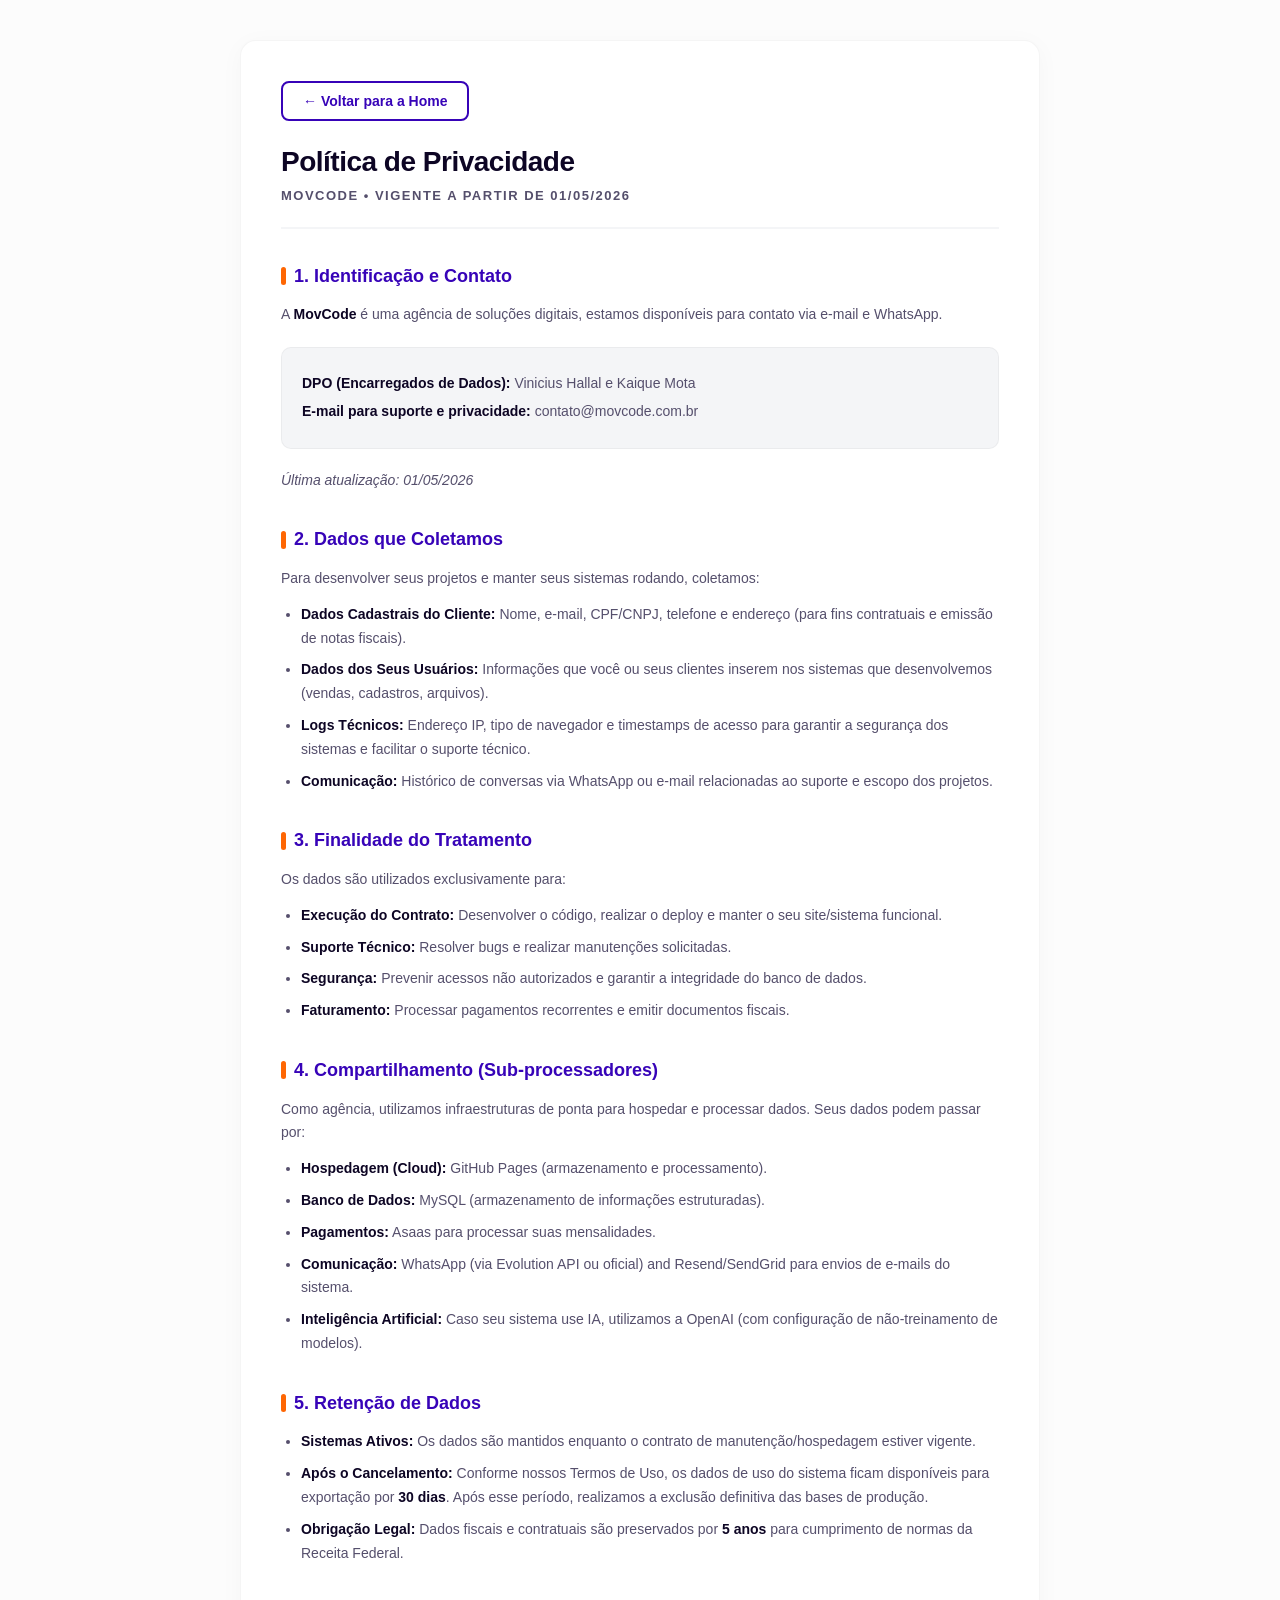
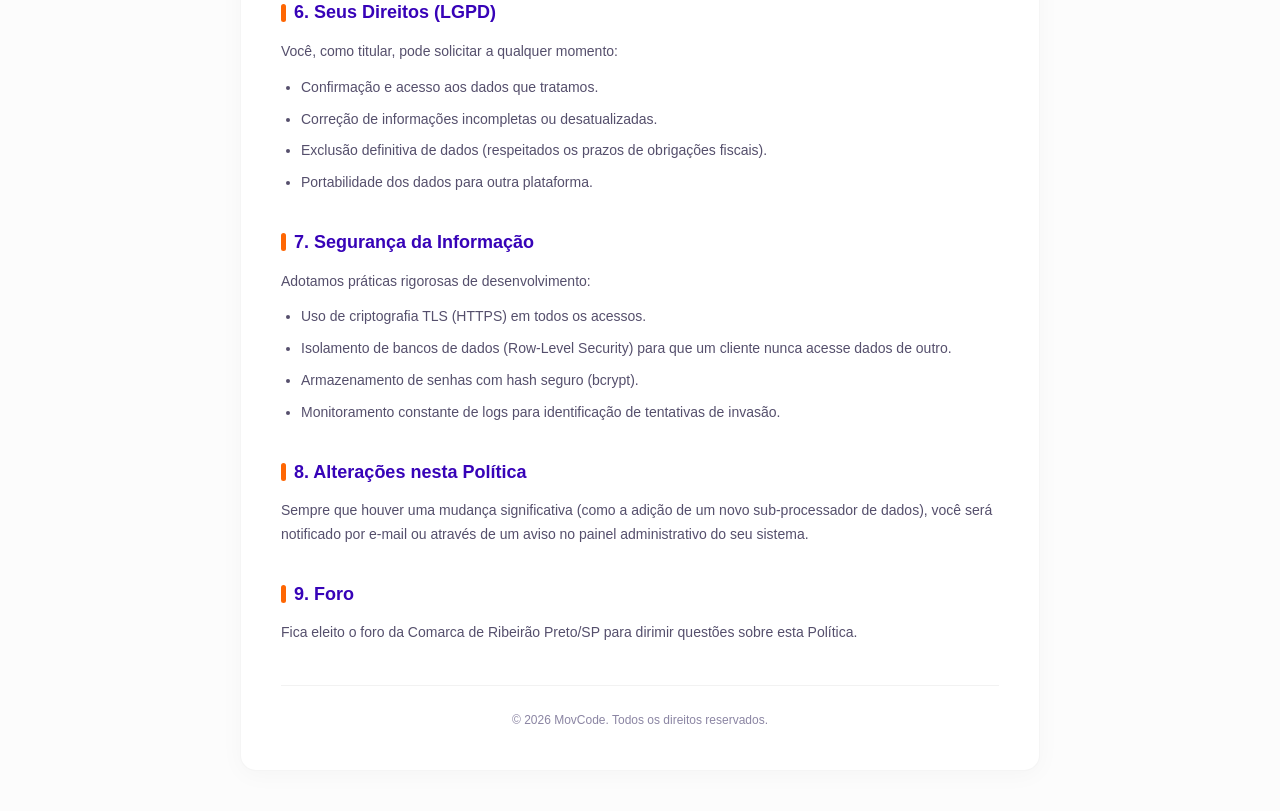
<file: politica.html>
<!DOCTYPE html>
<html lang="pt-br">
<head>
    <meta charset="UTF-8">
    <meta name="viewport" content="width=device-width, initial-scale=1.0">
    <title>Política de Privacidade - MovCode</title>
    <style>
        :root {
            --primaria: #3703B8;
            --destaque: #FE6603;
            --branco: #FFFFFF;
            --escuro: #0D0524;
            --cinza-claro: #F4F5F7;
            --texto-secundario: #554f6c;
        }

        * { 
            margin: 0; 
            padding: 0; 
            box-sizing: border-box; 
            font-family: 'Poppins', sans-serif; 
        }

        body { 
            color: var(--escuro); 
            background-color: #fcfcfc; 
            line-height: 1.7; 
            padding: 40px 16px;
            min-height: 100vh;
            display: flex;
            flex-direction: column;
            align-items: center;
        }

        .container-privacidade {
            width: 100%;
            max-width: 800px;
            background: var(--branco);
            padding: 40px;
            border-radius: 16px;
            box-shadow: 0 4px 24px rgba(0,0,0,0.03);
            border: 1px solid rgba(0,0,0,0.04);
        }

        .btn-voltar-home {
            display: inline-flex;
            align-items: center;
            gap: 8px;
            background-color: transparent;
            border: 2px solid var(--primaria);
            color: var(--primaria);
            padding: 10px 20px;
            border-radius: 8px;
            font-size: 14px;
            font-weight: 600;
            cursor: pointer;
            transition: all 0.3s ease;
            text-decoration: none;
            margin-bottom: 24px;
        }

        .btn-voltar-home:hover {
            background-color: var(--primaria);
            color: var(--branco);
        }

        header {
            border-bottom: 2px solid var(--cinza-claro);
            padding-bottom: 20px;
            margin-bottom: 32px;
        }

        h1 {
            color: var(--escuro);
            font-size: 28px;
            margin-bottom: 6px;
            line-height: 1.2;
            letter-spacing: -0.5px;
        }

        .version {
            color: var(--texto-secundario);
            font-size: 13px;
            text-transform: uppercase;
            letter-spacing: 1.5px;
            font-weight: 600;
        }

        section {
            margin-bottom: 32px;
        }

        h2 {
            color: var(--primaria);
            font-size: 18px;
            margin-bottom: 12px;
            display: flex;
            align-items: center;
            gap: 8px;
        }

        h2::before {
            content: '';
            display: inline-block;
            width: 5px;
            height: 18px;
            background-color: var(--destaque);
            border-radius: 4px;
        }

        p, li {
            font-size: 14px;
            margin-bottom: 12px;
            color: var(--texto-secundario);
        }

        ul {
            padding-left: 20px;
            margin-bottom: 16px;
        }

        li {
            margin-bottom: 8px;
        }

        strong {
            color: var(--escuro);
            font-weight: 600;
        }

        .contact-box {
            background-color: var(--cinza-claro);
            border: 1px solid rgba(0,0,0,0.04);
            padding: 20px;
            border-radius: 10px;
            margin: 20px 0;
        }

        .contact-box p {
            margin: 4px 0;
            font-size: 14px;
        }

        .footer {
            margin-top: 40px;
            font-size: 12px;
            color: #8b85a3;
            text-align: center;
            border-top: 1px solid rgba(0,0,0,0.05);
            padding-top: 24px;
            font-weight: 500;
        }

        @media (max-width: 600px) {
            body { padding: 16px 8px; }
            .container-privacidade { padding: 24px 16px; }
            h1 { font-size: 22px; }
            h2 { font-size: 16px; }
            p, li { font-size: 13px; }
        }
    </style>
</head>
<body>

    <div class="container-privacidade">
        
        <button id="btn-voltar-home" class="btn-voltar-home" onclick="window.location.href='index.html'">
            &larr; Voltar para a Home
        </button>

        <header>
            <h1>Política de Privacidade</h1>
            <div class="version">MovCode &bull; Vigente a partir de 01/05/2026</div>
        </header>

        <section>
            <h2>1. Identificação e Contato</h2>
            <p>A <strong>MovCode</strong> é uma agência de soluções digitais, estamos disponíveis para contato via e-mail e WhatsApp.</p>
            <div class="contact-box">
                <p><strong>DPO (Encarregados de Dados):</strong> Vinicius Hallal e Kaique Mota</p>
                <p><strong>E-mail para suporte e privacidade:</strong> contato@movcode.com.br</p>
            </div>
            <p><em>Última atualização: 01/05/2026</em></p>
        </section>

        <section>
            <h2>2. Dados que Coletamos</h2>
            <p>Para desenvolver seus projetos e manter seus sistemas rodando, coletamos:</p>
            <ul>
                <li><strong>Dados Cadastrais do Cliente:</strong> Nome, e-mail, CPF/CNPJ, telefone e endereço (para fins contratuais e emissão de notas fiscais).</li>
                <li><strong>Dados dos Seus Usuários:</strong> Informações que você ou seus clientes inserem nos sistemas que desenvolvemos (vendas, cadastros, arquivos).</li>
                <li><strong>Logs Técnicos:</strong> Endereço IP, tipo de navegador e timestamps de acesso para garantir a segurança dos sistemas e facilitar o suporte técnico.</li>
                <li><strong>Comunicação:</strong> Histórico de conversas via WhatsApp ou e-mail relacionadas ao suporte e escopo dos projetos.</li>
            </ul>
        </section>

        <section>
            <h2>3. Finalidade do Tratamento</h2>
            <p>Os dados são utilizados exclusivamente para:</p>
            <ul>
                <li><strong>Execução do Contrato:</strong> Desenvolver o código, realizar o deploy e manter o seu site/sistema funcional.</li>
                <li><strong>Suporte Técnico:</strong> Resolver bugs e realizar manutenções solicitadas.</li>
                <li><strong>Segurança:</strong> Prevenir acessos não autorizados e garantir a integridade do banco de dados.</li>
                <li><strong>Faturamento:</strong> Processar pagamentos recorrentes e emitir documentos fiscais.</li>
            </ul>
        </section>

        <section>
            <h2>4. Compartilhamento (Sub-processadores)</h2>
            <p>Como agência, utilizamos infraestruturas de ponta para hospedar e processar dados. Seus dados podem passar por:</p>
            <ul>
                <li><strong>Hospedagem (Cloud):</strong> GitHub Pages (armazenamento e processamento).</li>
                <li><strong>Banco de Dados:</strong> MySQL (armazenamento de informações estruturadas).</li>
                <li><strong>Pagamentos:</strong> Asaas para processar suas mensalidades.</li>
                <li><strong>Comunicação:</strong> WhatsApp (via Evolution API ou oficial) and Resend/SendGrid para envios de e-mails do sistema.</li>
                <li><strong>Inteligência Artificial:</strong> Caso seu sistema use IA, utilizamos a OpenAI (com configuração de não-treinamento de modelos).</li>
            </ul>
        </section>

        <section>
            <h2>5. Retenção de Dados</h2>
            <ul>
                <li><strong>Sistemas Ativos:</strong> Os dados são mantidos enquanto o contrato de manutenção/hospedagem estiver vigente.</li>
                <li><strong>Após o Cancelamento:</strong> Conforme nossos Termos de Uso, os dados de uso do sistema ficam disponíveis para exportação por <strong>30 dias</strong>. Após esse período, realizamos a exclusão definitiva das bases de produção.</li>
                <li><strong>Obrigação Legal:</strong> Dados fiscais e contratuais são preservados por <strong>5 anos</strong> para cumprimento de normas da Receita Federal.</li>
            </ul>
        </section>

        <section>
            <h2>6. Seus Direitos (LGPD)</h2>
            <p>Você, como titular, pode solicitar a qualquer momento:</p>
            <ul>
                <li>Confirmação e acesso aos dados que tratamos.</li>
                <li>Correção de informações incompletas ou desatualizadas.</li>
                <li>Exclusão definitiva de dados (respeitados os prazos de obrigações fiscais).</li>
                <li>Portabilidade dos dados para outra plataforma.</li>
            </ul>
        </section>

        <section>
            <h2>7. Segurança da Informação</h2>
            <p>Adotamos práticas rigorosas de desenvolvimento:</p>
            <ul>
                <li>Uso de criptografia TLS (HTTPS) em todos os acessos.</li>
                <li>Isolamento de bancos de dados (Row-Level Security) para que um cliente nunca acesse dados de outro.</li>
                <li>Armazenamento de senhas com hash seguro (bcrypt).</li>
                <li>Monitoramento constante de logs para identificação de tentativas de invasão.</li>
            </ul>
        </section>

        <section>
            <h2>8. Alterações nesta Política</h2>
            <p>Sempre que houver uma mudança significativa (como a adição de um novo sub-processador de dados), você será notificado por e-mail ou através de um aviso no painel administrativo do seu sistema.</p>
        </section>

        <section>
            <h2>9. Foro</h2>
            <p>Fica eleito o foro da Comarca de Ribeirão Preto/SP para dirimir questões sobre esta Política.</p>
        </section>

        <div class="footer">
            &copy; <span id="year">2026</span> MovCode. Todos os direitos reservados.
        </div>
        
    </div>

    <script>
        document.addEventListener('DOMContentLoaded', () => {
            const yearSpan = document.getElementById('year');
            if (yearSpan) {
                yearSpan.textContent = new Date().getFullYear();
            }
        });
    </script>
</body>
</html>
</file>
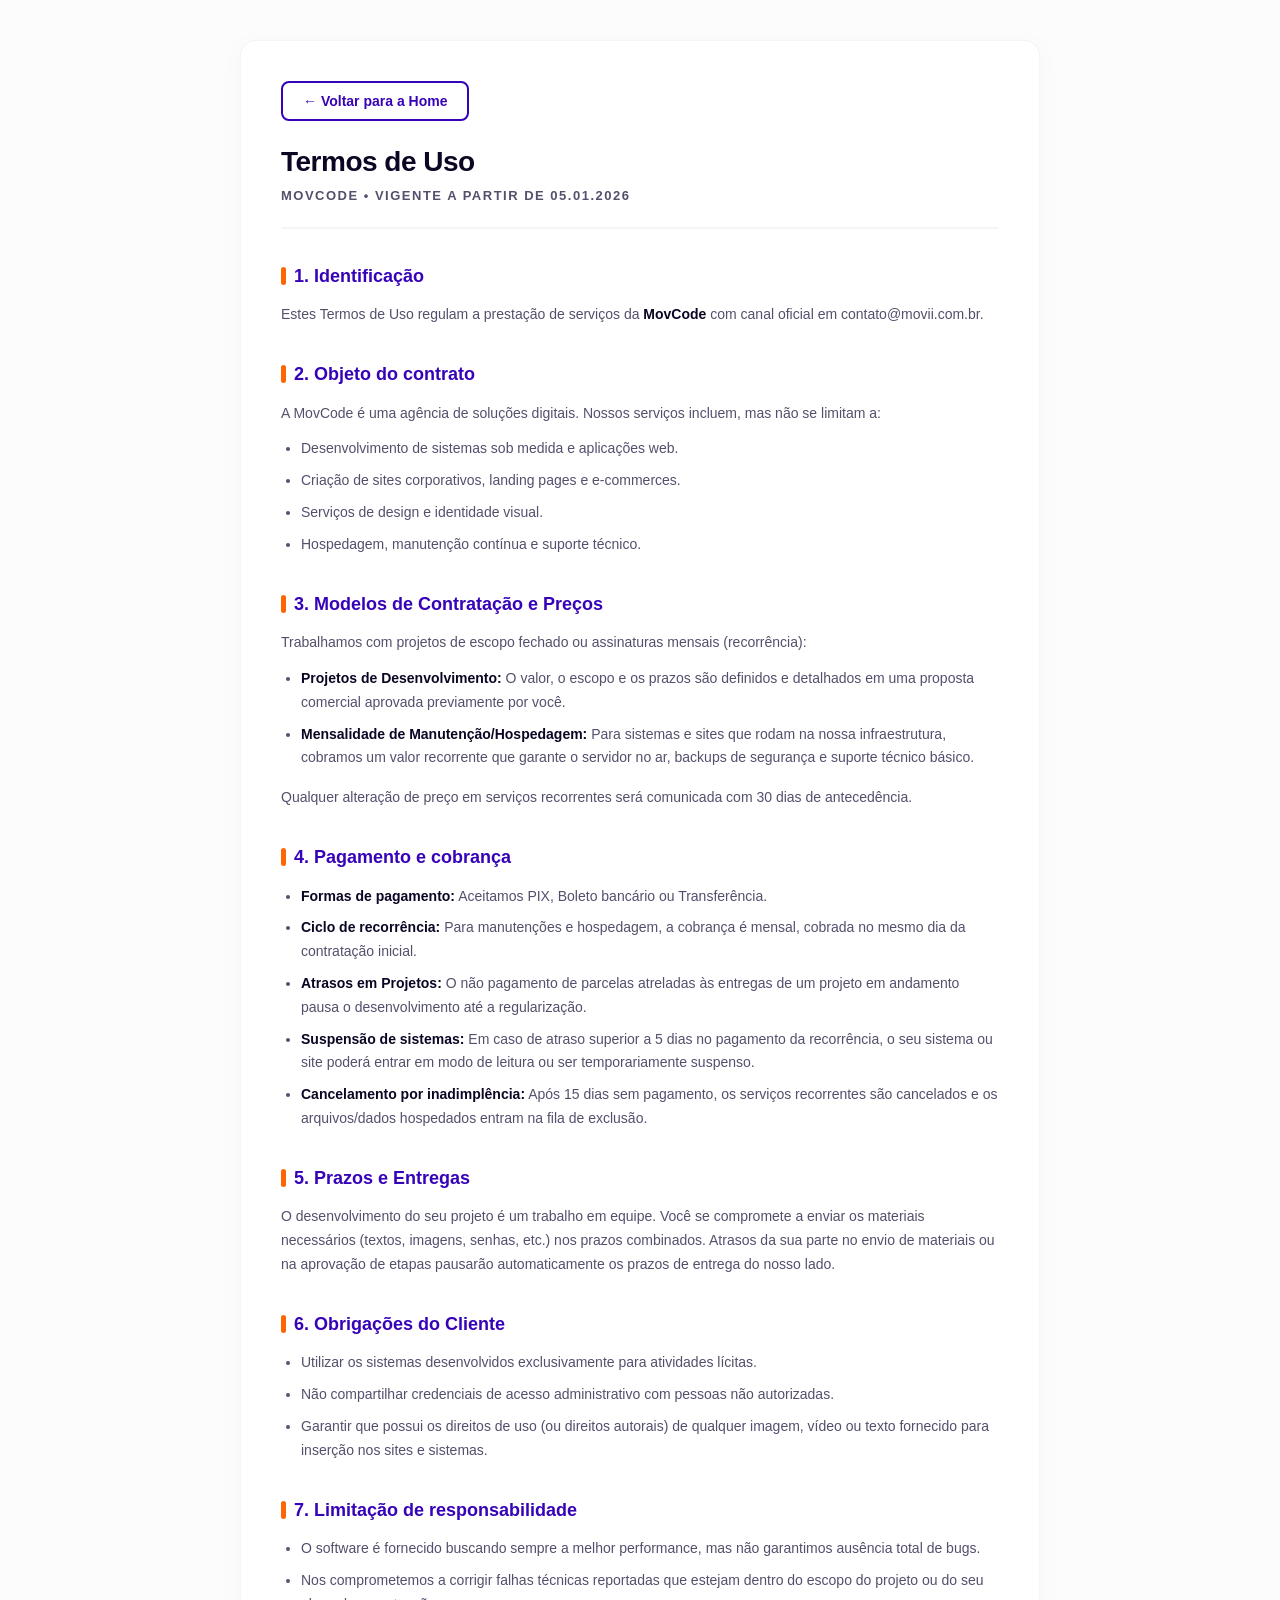
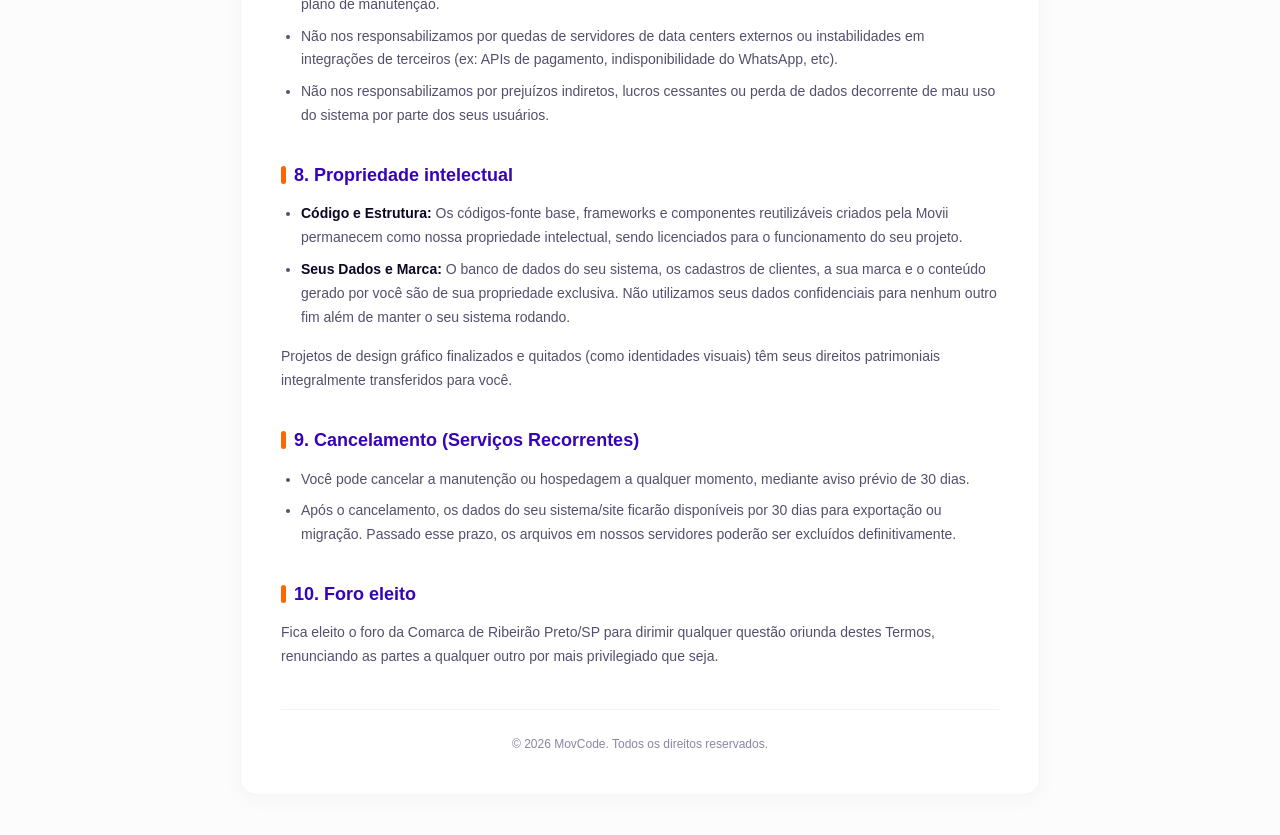
<file: termo.html>
<!DOCTYPE html>
<html lang="pt-br">
<head>
    <meta charset="UTF-8">
    <meta name="viewport" content="width=device-width, initial-scale=1.0">
    <title>Termos de Uso - MovCode</title>
    <style>
        :root {
            --primaria: #3703B8;
            --destaque: #FE6603;
            --branco: #FFFFFF;
            --escuro: #0D0524;
            --cinza-claro: #F4F5F7;
            --texto-secundario: #554f6c;
        }

        * { 
            margin: 0; 
            padding: 0; 
            box-sizing: border-box; 
            font-family: 'Poppins', sans-serif; 
        }

        body { 
            color: var(--escuro); 
            background-color: #fcfcfc; 
            line-height: 1.7; 
            padding: 40px 16px;
            min-height: 100vh;
            display: flex;
            flex-direction: column;
            align-items: center;
        }

        .container-termo {
            width: 100%;
            max-width: 800px;
            background: var(--branco);
            padding: 40px;
            border-radius: 16px;
            box-shadow: 0 4px 24px rgba(0,0,0,0.03);
            border: 1px solid rgba(0,0,0,0.04);
        }

        .btn-voltar-home {
            display: inline-flex;
            align-items: center;
            gap: 8px;
            background-color: transparent;
            border: 2px solid var(--primaria);
            color: var(--primaria);
            padding: 10px 20px;
            border-radius: 8px;
            font-size: 14px;
            font-weight: 600;
            cursor: pointer;
            transition: all 0.3s ease;
            text-decoration: none;
            margin-bottom: 24px;
        }

        .btn-voltar-home:hover {
            background-color: var(--primaria);
            color: var(--branco);
        }

        header {
            border-bottom: 2px solid var(--cinza-claro);
            padding-bottom: 20px;
            margin-bottom: 32px;
        }

        h1 {
            color: var(--escuro);
            font-size: 28px;
            margin-bottom: 6px;
            line-height: 1.2;
            letter-spacing: -0.5px;
        }

        .version {
            color: var(--texto-secundario);
            font-size: 13px;
            text-transform: uppercase;
            letter-spacing: 1.5px;
            font-weight: 600;
        }

        section {
            margin-bottom: 32px;
        }

        h2 {
            color: var(--primaria);
            font-size: 18px;
            margin-bottom: 12px;
            display: flex;
            align-items: center;
            gap: 8px;
        }

        h2::before {
            content: '';
            display: inline-block;
            width: 5px;
            height: 18px;
            background-color: var(--destaque);
            border-radius: 4px;
        }

        p, li {
            font-size: 14px;
            margin-bottom: 12px;
            color: var(--texto-secundario);
        }

        ul {
            padding-left: 20px;
            margin-bottom: 16px;
        }

        li {
            margin-bottom: 8px;
        }

        strong {
            color: var(--escuro);
            font-weight: 600;
        }

        .footer {
            margin-top: 40px;
            font-size: 12px;
            color: #8b85a3;
            text-align: center;
            border-top: 1px solid rgba(0,0,0,0.05);
            padding-top: 24px;
            font-weight: 500;
        }

        @media (max-width: 600px) {
            body { padding: 16px 8px; }
            .container-termo { padding: 24px 16px; }
            h1 { font-size: 22px; }
            h2 { font-size: 16px; }
            p, li { font-size: 13px; }
        }
    </style>
</head>
<body>

    <div class="container-termo">
        
        <button id="btn-voltar-home" class="btn-voltar-home" onclick="window.location.href='index.html'">
            &larr; Voltar para a Home
        </button>

        <header>
            <h1>Termos de Uso</h1>
            <div class="version">MovCode &bull; Vigente a partir de 05.01.2026</div>
        </header>

        <section>
            <h2>1. Identificação</h2>
            <p>Estes Termos de Uso regulam a prestação de serviços da <strong>MovCode</strong> com canal oficial em contato@movii.com.br.</p>
        </section>

        <section>
            <h2>2. Objeto do contrato</h2>
            <p>A MovCode é uma agência de soluções digitais. Nossos serviços incluem, mas não se limitam a:</p>
            <ul>
                <li>Desenvolvimento de sistemas sob medida e aplicações web.</li>
                <li>Criação de sites corporativos, landing pages e e-commerces.</li>
                <li>Serviços de design e identidade visual.</li>
                <li>Hospedagem, manutenção contínua e suporte técnico.</li>
            </ul>
        </section>

        <section>
            <h2>3. Modelos de Contratação e Preços</h2>
            <p>Trabalhamos com projetos de escopo fechado ou assinaturas mensais (recorrência):</p>
            <ul>
                <li><strong>Projetos de Desenvolvimento:</strong> O valor, o escopo e os prazos são definidos e detalhados em uma proposta comercial aprovada previamente por você.</li>
                <li><strong>Mensalidade de Manutenção/Hospedagem:</strong> Para sistemas e sites que rodam na nossa infraestrutura, cobramos um valor recorrente que garante o servidor no ar, backups de segurança e suporte técnico básico.</li>
            </ul>
            <p>Qualquer alteração de preço em serviços recorrentes será comunicada com 30 dias de antecedência.</p>
        </section>

        <section>
            <h2>4. Pagamento e cobrança</h2>
            <ul>
                <li><strong>Formas de pagamento:</strong> Aceitamos PIX, Boleto bancário ou Transferência.</li>
                <li><strong>Ciclo de recorrência:</strong> Para manutenções e hospedagem, a cobrança é mensal, cobrada no mesmo dia da contratação inicial.</li>
                <li><strong>Atrasos em Projetos:</strong> O não pagamento de parcelas atreladas às entregas de um projeto em andamento pausa o desenvolvimento até a regularização.</li>
                <li><strong>Suspensão de sistemas:</strong> Em caso de atraso superior a 5 dias no pagamento da recorrência, o seu sistema ou site poderá entrar em modo de leitura ou ser temporariamente suspenso.</li>
                <li><strong>Cancelamento por inadimplência:</strong> Após 15 dias sem pagamento, os serviços recorrentes são cancelados e os arquivos/dados hospedados entram na fila de exclusão.</li>
            </ul>
        </section>

        <section>
            <h2>5. Prazos e Entregas</h2>
            <p>O desenvolvimento do seu projeto é um trabalho em equipe. Você se compromete a enviar os materiais necessários (textos, imagens, senhas, etc.) nos prazos combinados. Atrasos da sua parte no envio de materiais ou na aprovação de etapas pausarão automaticamente os prazos de entrega do nosso lado.</p>
        </section>

        <section>
            <h2>6. Obrigações do Cliente</h2>
            <ul>
                <li>Utilizar os sistemas desenvolvidos exclusivamente para atividades lícitas.</li>
                <li>Não compartilhar credenciais de acesso administrativo com pessoas não autorizadas.</li>
                <li>Garantir que possui os direitos de uso (ou direitos autorais) de qualquer imagem, vídeo ou texto fornecido para inserção nos sites e sistemas.</li>
            </ul>
        </section>

        <section>
            <h2>7. Limitação de responsabilidade</h2>
            <ul>
                <li>O software é fornecido buscando sempre a melhor performance, mas não garantimos ausência total de bugs.</li>
                <li>Nos comprometemos a corrigir falhas técnicas reportadas que estejam dentro do escopo do projeto ou do seu plano de manutenção.</li>
                <li>Não nos responsabilizamos por quedas de servidores de data centers externos ou instabilidades em integrações de terceiros (ex: APIs de pagamento, indisponibilidade do WhatsApp, etc).</li>
                <li>Não nos responsabilizamos por prejuízos indiretos, lucros cessantes ou perda de dados decorrente de mau uso do sistema por parte dos seus usuários.</li>
            </ul>
        </section>

        <section>
            <h2>8. Propriedade intelectual</h2>
            <ul>
                <li><strong>Código e Estrutura:</strong> Os códigos-fonte base, frameworks e componentes reutilizáveis criados pela Movii permanecem como nossa propriedade intelectual, sendo licenciados para o funcionamento do seu projeto.</li>
                <li><strong>Seus Dados e Marca:</strong> O banco de dados do seu sistema, os cadastros de clientes, a sua marca e o conteúdo gerado por você são de sua propriedade exclusiva. Não utilizamos seus dados confidenciais para nenhum outro fim além de manter o seu sistema rodando.</li>
            </ul>
            <p>Projetos de design gráfico finalizados e quitados (como identidades visuais) têm seus direitos patrimoniais integralmente transferidos para você.</p>
        </section>

        <section>
            <h2>9. Cancelamento (Serviços Recorrentes)</h2>
            <ul>
                <li>Você pode cancelar a manutenção ou hospedagem a qualquer momento, mediante aviso prévio de 30 dias.</li>
                <li>Após o cancelamento, os dados do seu sistema/site ficarão disponíveis por 30 dias para exportação ou migração. Passado esse prazo, os arquivos em nossos servidores poderão ser excluídos definitivamente.</li>
            </ul>
        </section>

        <section>
            <h2>10. Foro eleito</h2>
            <p>Fica eleito o foro da Comarca de Ribeirão Preto/SP para dirimir qualquer questão oriunda destes Termos, renunciando as partes a qualquer outro por mais privilegiado que seja.</p>
        </section>

        <div class="footer">
            &copy; <span id="year">2026</span> MovCode. Todos os direitos reservados.
        </div>
        
    </div>

    <script>
        document.addEventListener('DOMContentLoaded', () => {
            const yearSpan = document.getElementById('year');
            if (yearSpan) {
                yearSpan.textContent = new Date().getFullYear();
            }
        });
    </script>
</body>
</html>
</file>
